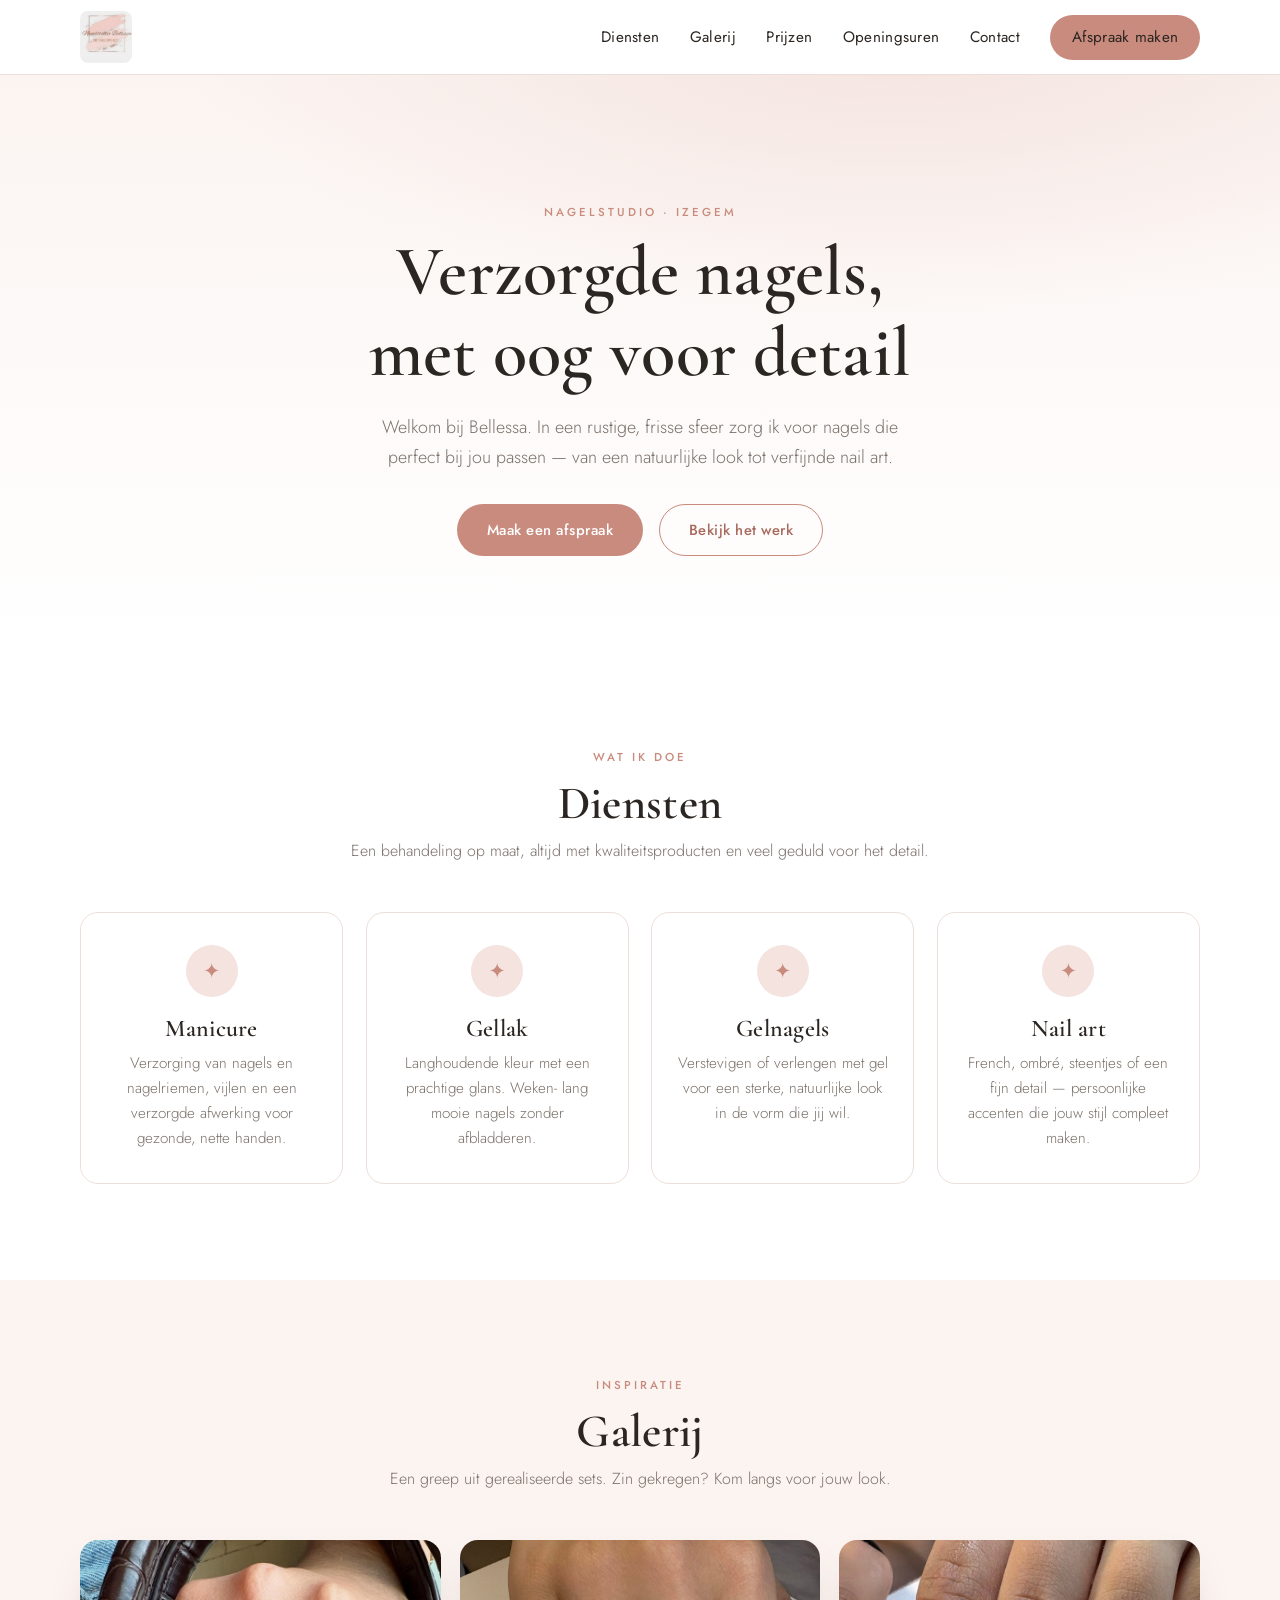
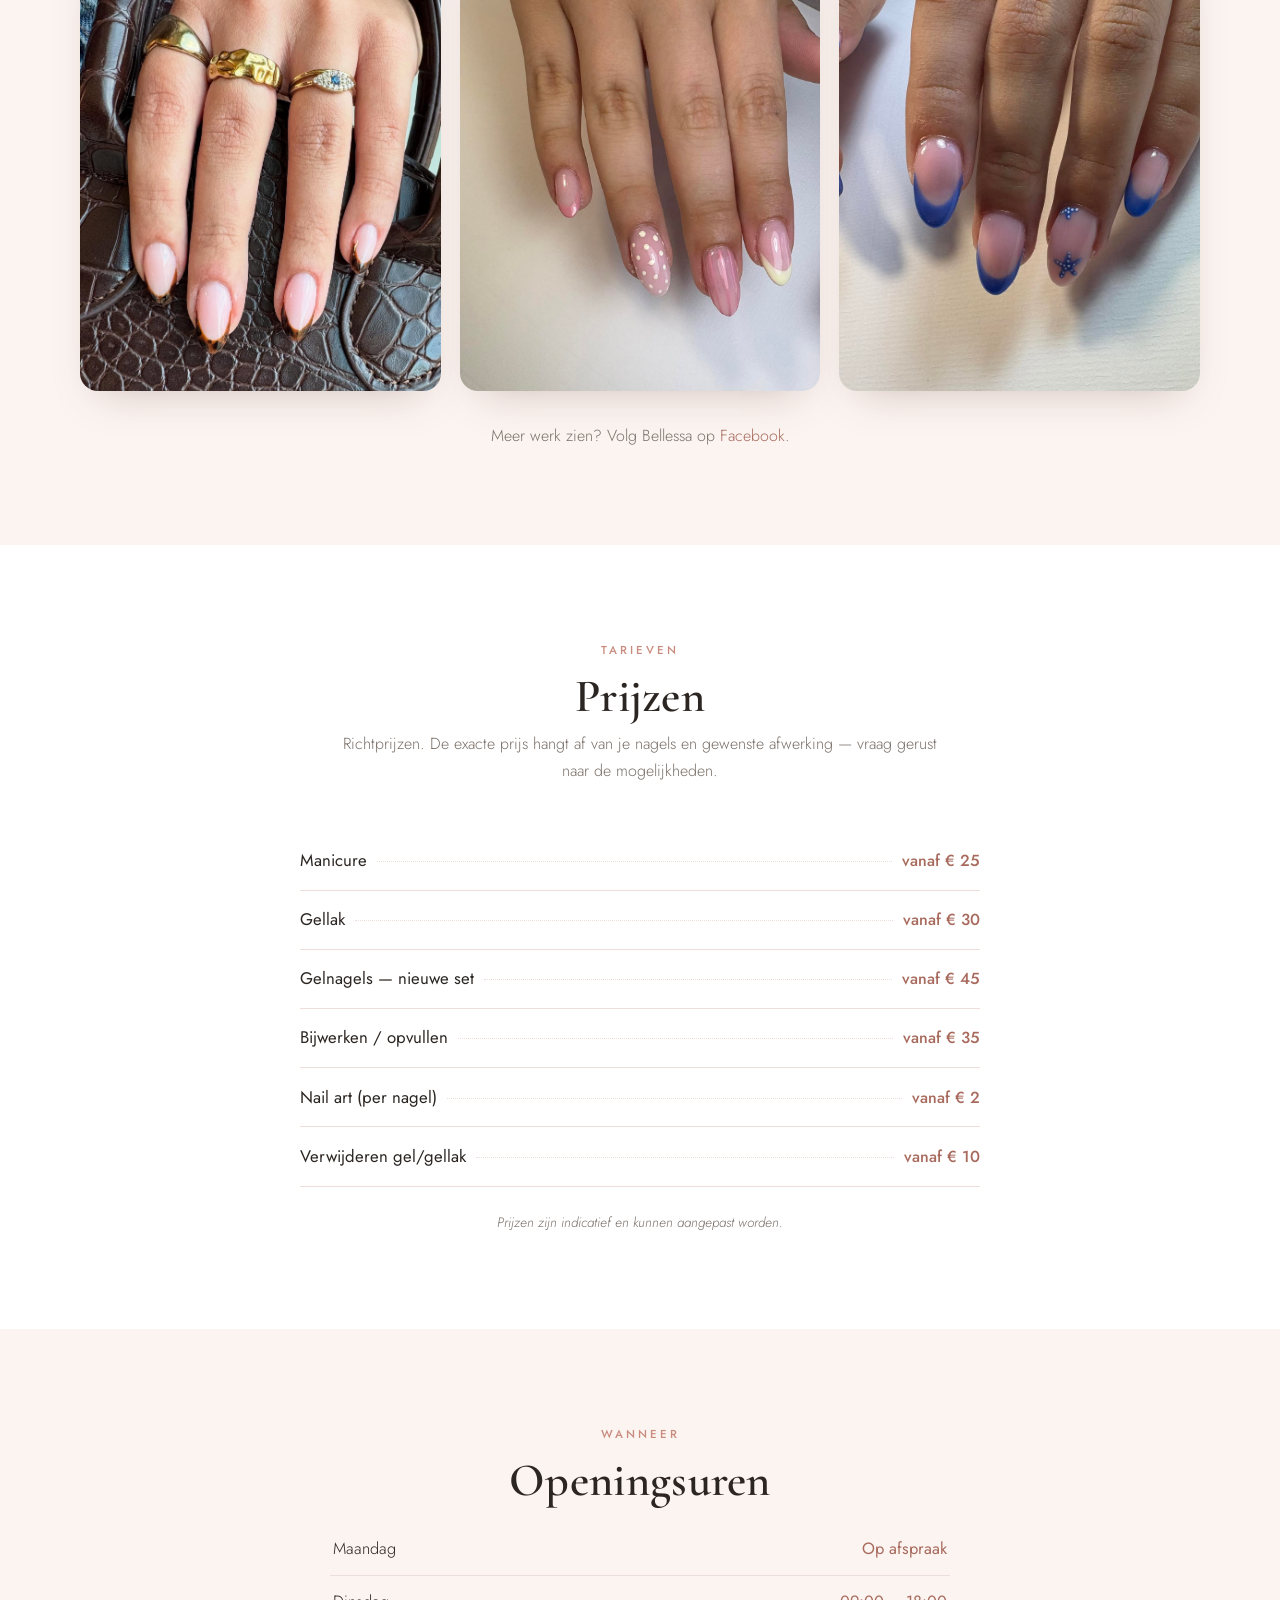
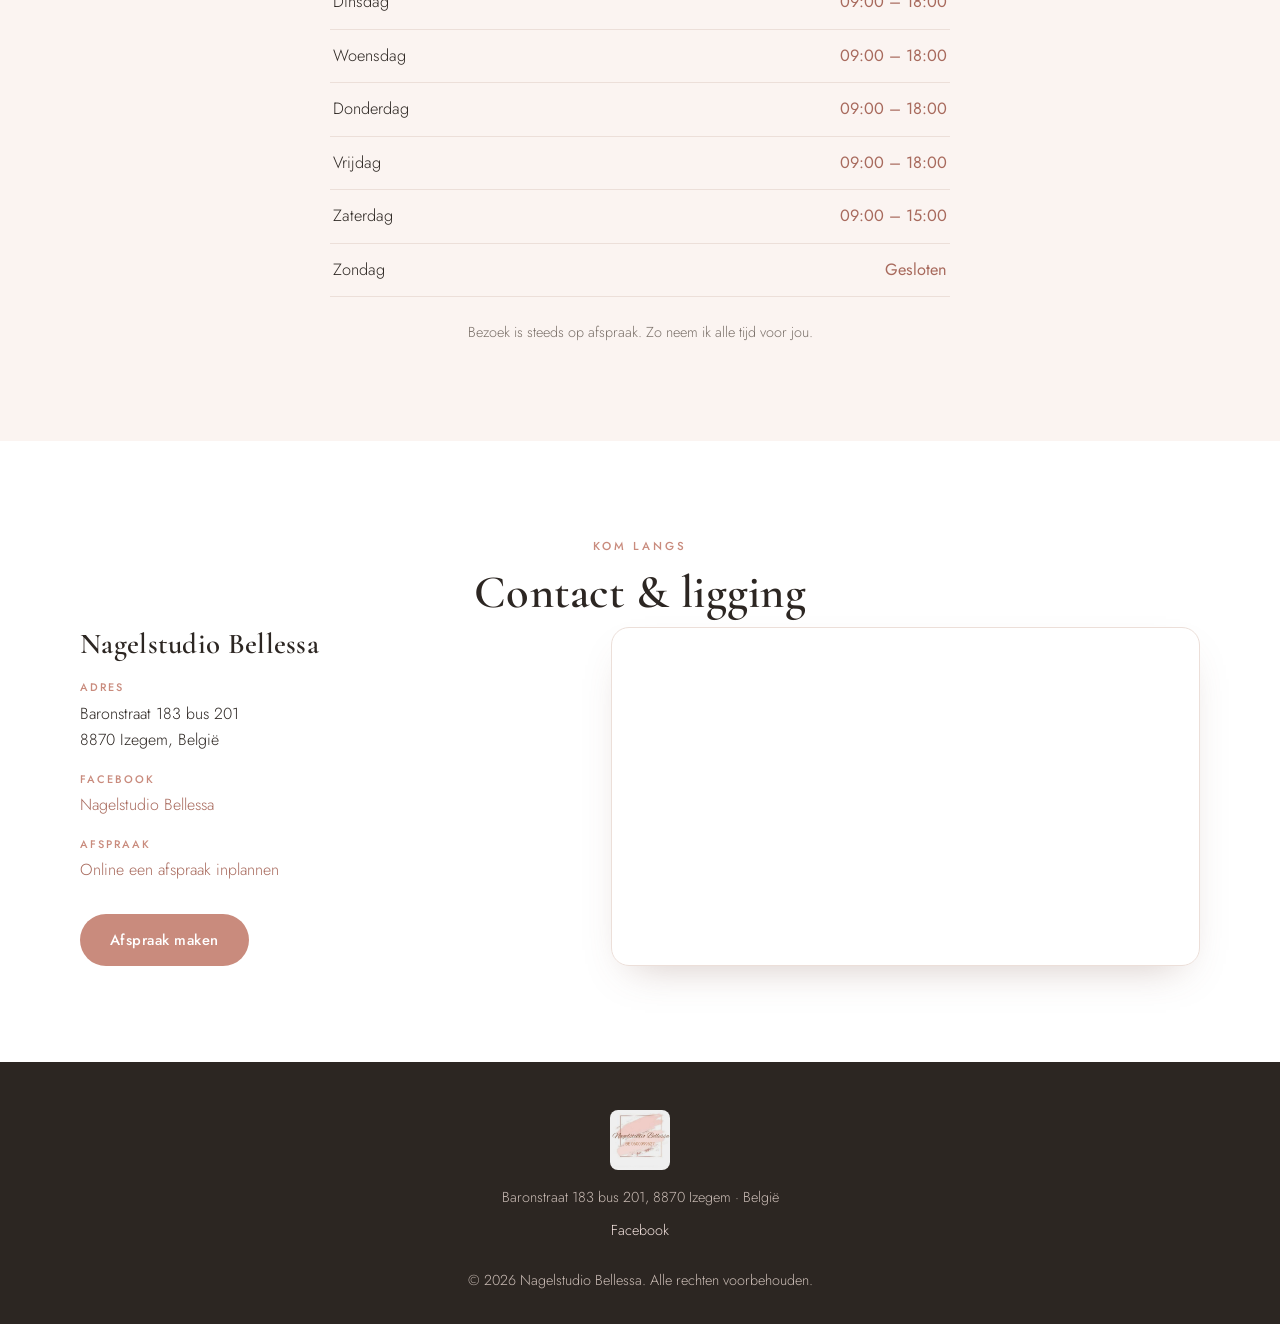
<file: index.html>
<!DOCTYPE html>
<html lang="nl">
<head>
  <meta charset="UTF-8" />
  <meta name="viewport" content="width=device-width, initial-scale=1.0" />
  <title>Nagelstudio Bellessa — Izegem</title>
  <meta name="description" content="Nagelstudio Bellessa in Izegem. Verzorgde, stijlvolle nagels: manicure, gellak, gelnagels en nail art. Boek eenvoudig je afspraak." />
  <link rel="preconnect" href="https://fonts.googleapis.com" />
  <link rel="preconnect" href="https://fonts.gstatic.com" crossorigin />
  <link href="https://fonts.googleapis.com/css2?family=Cormorant+Garamond:wght@500;600&family=Jost:wght@300;400;500;600&display=swap" rel="stylesheet" />
  <link rel="stylesheet" href="styles.css" />
</head>
<body>

  <!-- ======== HEADER / NAV ======== -->
  <header class="site-header" id="top">
    <nav class="nav container">
      <a href="#top" class="brand">
        <img src="assets/logo.jpg" alt="Nagelstudio Bellessa logo" class="brand-logo" />
      </a>
      <button class="nav-toggle" aria-label="Menu openen" aria-expanded="false">
        <span></span><span></span><span></span>
      </button>
      <ul class="nav-links">
        <li><a href="#diensten">Diensten</a></li>
        <li><a href="#galerij">Galerij</a></li>
        <li><a href="#prijzen">Prijzen</a></li>
        <li><a href="#uren">Openingsuren</a></li>
        <li><a href="#contact">Contact</a></li>
        <li><a href="afspraak.html" class="btn btn-nav">Afspraak maken</a></li>
      </ul>
    </nav>
  </header>

  <!-- ======== HERO ======== -->
  <section class="hero">
    <div class="hero-inner container">
      <p class="eyebrow">Nagelstudio · Izegem</p>
      <h1>Verzorgde nagels,<br />met oog voor detail</h1>
      <p class="hero-sub">Welkom bij Bellessa. In een rustige, frisse sfeer zorg ik voor nagels die perfect bij jou passen — van een natuurlijke look tot verfijnde nail art.</p>
      <div class="hero-actions">
        <a href="afspraak.html" class="btn btn-primary">Maak een afspraak</a>
        <a href="#galerij" class="btn btn-ghost">Bekijk het werk</a>
      </div>
    </div>
  </section>

  <!-- ======== DIENSTEN ======== -->
  <section class="section" id="diensten">
    <div class="container">
      <p class="eyebrow center">Wat ik doe</p>
      <h2 class="center">Diensten</h2>
      <p class="section-lead center">Een behandeling op maat, altijd met kwaliteitsproducten en veel geduld voor het detail.</p>
      <div class="cards">
        <article class="card">
          <div class="card-icon">✦</div>
          <h3>Manicure</h3>
          <p>Verzorging van nagels en nagelriemen, vijlen en een verzorgde afwerking voor gezonde, nette handen.</p>
        </article>
        <article class="card">
          <div class="card-icon">✦</div>
          <h3>Gellak</h3>
          <p>Langhoudende kleur met een prachtige glans. Weken- lang mooie nagels zonder afbladderen.</p>
        </article>
        <article class="card">
          <div class="card-icon">✦</div>
          <h3>Gelnagels</h3>
          <p>Verstevigen of verlengen met gel voor een sterke, natuurlijke look in de vorm die jij wil.</p>
        </article>
        <article class="card">
          <div class="card-icon">✦</div>
          <h3>Nail art</h3>
          <p>French, ombré, steentjes of een fijn detail — persoonlijke accenten die jouw stijl compleet maken.</p>
        </article>
      </div>
    </div>
  </section>

  <!-- ======== GALERIJ ======== -->
  <section class="section section-alt" id="galerij">
    <div class="container">
      <p class="eyebrow center">Inspiratie</p>
      <h2 class="center">Galerij</h2>
      <p class="section-lead center">Een greep uit gerealiseerde sets. Zin gekregen? Kom langs voor jouw look.</p>
      <div class="gallery">
        <figure class="gallery-item"><img src="assets/nagel-1.jpg" alt="French nagels met bruine tip" loading="lazy" /></figure>
        <figure class="gallery-item"><img src="assets/nagel-2.jpg" alt="Zachtroze nagels met witte stippen" loading="lazy" /></figure>
        <figure class="gallery-item"><img src="assets/nagel-3.jpg" alt="Blauwe french nagels met zeester" loading="lazy" /></figure>
      </div>
      <p class="center gallery-more">Meer werk zien? Volg Bellessa op <a href="https://www.facebook.com/p/Nagelstudio-Bellessa-100063533382180/" target="_blank" rel="noopener">Facebook</a>.</p>
    </div>
  </section>

  <!-- ======== PRIJZEN ======== -->
  <section class="section" id="prijzen">
    <div class="container">
      <p class="eyebrow center">Tarieven</p>
      <h2 class="center">Prijzen</h2>
      <p class="section-lead center">Richtprijzen. De exacte prijs hangt af van je nagels en gewenste afwerking — vraag gerust naar de mogelijkheden.</p>
      <div class="pricing">
        <div class="price-row"><span class="price-name">Manicure</span><span class="price-dots"></span><span class="price-val">vanaf € 25</span></div>
        <div class="price-row"><span class="price-name">Gellak</span><span class="price-dots"></span><span class="price-val">vanaf € 30</span></div>
        <div class="price-row"><span class="price-name">Gelnagels — nieuwe set</span><span class="price-dots"></span><span class="price-val">vanaf € 45</span></div>
        <div class="price-row"><span class="price-name">Bijwerken / opvullen</span><span class="price-dots"></span><span class="price-val">vanaf € 35</span></div>
        <div class="price-row"><span class="price-name">Nail art (per nagel)</span><span class="price-dots"></span><span class="price-val">vanaf € 2</span></div>
        <div class="price-row"><span class="price-name">Verwijderen gel/gellak</span><span class="price-dots"></span><span class="price-val">vanaf € 10</span></div>
      </div>
      <p class="center price-note">Prijzen zijn indicatief en kunnen aangepast worden.</p>
    </div>
  </section>

  <!-- ======== OPENINGSUREN ======== -->
  <section class="section section-alt" id="uren">
    <div class="container narrow">
      <p class="eyebrow center">Wanneer</p>
      <h2 class="center">Openingsuren</h2>
      <ul class="hours">
        <li><span>Maandag</span><span>Op afspraak</span></li>
        <li><span>Dinsdag</span><span>09:00 – 18:00</span></li>
        <li><span>Woensdag</span><span>09:00 – 18:00</span></li>
        <li><span>Donderdag</span><span>09:00 – 18:00</span></li>
        <li><span>Vrijdag</span><span>09:00 – 18:00</span></li>
        <li><span>Zaterdag</span><span>09:00 – 15:00</span></li>
        <li><span>Zondag</span><span>Gesloten</span></li>
      </ul>
      <p class="center hours-note">Bezoek is steeds op afspraak. Zo neem ik alle tijd voor jou.</p>
    </div>
  </section>

  <!-- ======== CONTACT ======== -->
  <section class="section" id="contact">
    <div class="container">
      <p class="eyebrow center">Kom langs</p>
      <h2 class="center">Contact &amp; ligging</h2>
      <div class="contact-grid">
        <div class="contact-info">
          <h3>Nagelstudio Bellessa</h3>
          <p class="contact-line">
            <span class="contact-label">Adres</span>
            Baronstraat 183 bus 201<br />8870 Izegem, België
          </p>
          <p class="contact-line">
            <span class="contact-label">Facebook</span>
            <a href="https://www.facebook.com/p/Nagelstudio-Bellessa-100063533382180/" target="_blank" rel="noopener">Nagelstudio Bellessa</a>
          </p>
          <p class="contact-line">
            <span class="contact-label">Afspraak</span>
            <a href="afspraak.html">Online een afspraak inplannen</a>
          </p>
          <a href="afspraak.html" class="btn btn-primary contact-cta">Afspraak maken</a>
        </div>
        <div class="contact-map">
          <iframe
            title="Kaart Nagelstudio Bellessa"
            src="https://www.google.com/maps?q=Baronstraat+183,+8870+Izegem,+Belgi%C3%AB&output=embed"
            loading="lazy"
            referrerpolicy="no-referrer-when-downgrade"></iframe>
        </div>
      </div>
    </div>
  </section>

  <!-- ======== FOOTER ======== -->
  <footer class="site-footer">
    <div class="container footer-inner">
      <img src="assets/logo.jpg" alt="Nagelstudio Bellessa" class="footer-logo" />
      <p>Baronstraat 183 bus 201, 8870 Izegem · België</p>
      <p class="footer-social">
        <a href="https://www.facebook.com/p/Nagelstudio-Bellessa-100063533382180/" target="_blank" rel="noopener">Facebook</a>
      </p>
      <p class="footer-copy">© <span id="year"></span> Nagelstudio Bellessa. Alle rechten voorbehouden.</p>
    </div>
  </footer>

  <script>
    // Mobiel menu
    const toggle = document.querySelector('.nav-toggle');
    const links = document.querySelector('.nav-links');
    toggle.addEventListener('click', () => {
      const open = links.classList.toggle('open');
      toggle.setAttribute('aria-expanded', open);
    });
    links.querySelectorAll('a').forEach(a =>
      a.addEventListener('click', () => {
        links.classList.remove('open');
        toggle.setAttribute('aria-expanded', false);
      })
    );
    // Jaartal
    document.getElementById('year').textContent = new Date().getFullYear();
  </script>
</body>
</html>
</file>
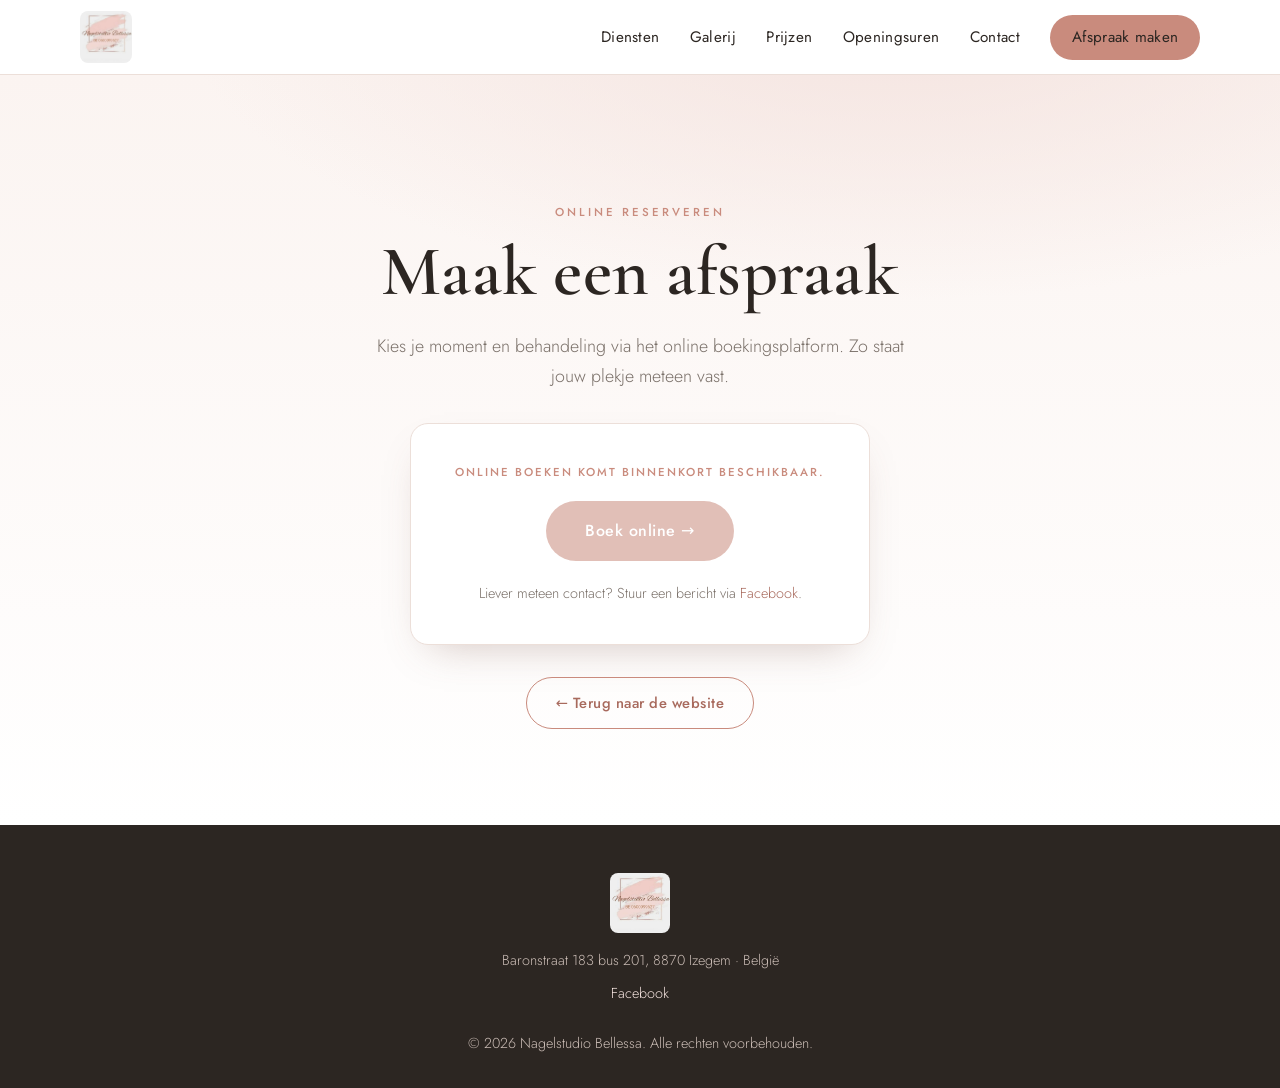
<file: afspraak.html>
<!DOCTYPE html>
<html lang="nl">
<head>
  <meta charset="UTF-8" />
  <meta name="viewport" content="width=device-width, initial-scale=1.0" />
  <title>Afspraak maken — Nagelstudio Bellessa</title>
  <meta name="description" content="Plan online je afspraak bij Nagelstudio Bellessa in Izegem." />
  <link rel="preconnect" href="https://fonts.googleapis.com" />
  <link rel="preconnect" href="https://fonts.gstatic.com" crossorigin />
  <link href="https://fonts.googleapis.com/css2?family=Cormorant+Garamond:wght@500;600&family=Jost:wght@300;400;500;600&display=swap" rel="stylesheet" />
  <link rel="stylesheet" href="styles.css" />
</head>
<body>

  <header class="site-header" id="top">
    <nav class="nav container">
      <a href="index.html" class="brand">
        <img src="assets/logo.jpg" alt="Nagelstudio Bellessa logo" class="brand-logo" />
      </a>
      <button class="nav-toggle" aria-label="Menu openen" aria-expanded="false">
        <span></span><span></span><span></span>
      </button>
      <ul class="nav-links">
        <li><a href="index.html#diensten">Diensten</a></li>
        <li><a href="index.html#galerij">Galerij</a></li>
        <li><a href="index.html#prijzen">Prijzen</a></li>
        <li><a href="index.html#uren">Openingsuren</a></li>
        <li><a href="index.html#contact">Contact</a></li>
        <li><a href="afspraak.html" class="btn btn-nav">Afspraak maken</a></li>
      </ul>
    </nav>
  </header>

  <section class="hero">
    <div class="hero-inner container">
      <p class="eyebrow">Online reserveren</p>
      <h1>Maak een afspraak</h1>
      <p class="hero-sub">Kies je moment en behandeling via het online boekingsplatform. Zo staat jouw plekje meteen vast.</p>

      <!-- ===================================================
           BOEKINGSPLATFORM
           Vervang de '#' in de knop hieronder door de echte
           link van je boekingsplatform (bv. Salonized,
           Treatwell, Planity, Bookedin ...).
           =================================================== -->
      <div class="booking-box">
        <p class="booking-status">Online boeken komt binnenkort beschikbaar.</p>
        <a href="#" class="btn btn-primary btn-lg booking-btn" aria-disabled="true">Boek online →</a>
        <p class="booking-alt">Liever meteen contact? Stuur een bericht via
          <a href="https://www.facebook.com/p/Nagelstudio-Bellessa-100063533382180/" target="_blank" rel="noopener">Facebook</a>.
        </p>
      </div>

      <div class="hero-actions">
        <a href="index.html" class="btn btn-ghost">← Terug naar de website</a>
      </div>
    </div>
  </section>

  <footer class="site-footer">
    <div class="container footer-inner">
      <img src="assets/logo.jpg" alt="Nagelstudio Bellessa" class="footer-logo" />
      <p>Baronstraat 183 bus 201, 8870 Izegem · België</p>
      <p class="footer-social">
        <a href="https://www.facebook.com/p/Nagelstudio-Bellessa-100063533382180/" target="_blank" rel="noopener">Facebook</a>
      </p>
      <p class="footer-copy">© <span id="year"></span> Nagelstudio Bellessa. Alle rechten voorbehouden.</p>
    </div>
  </footer>

  <script>
    const toggle = document.querySelector('.nav-toggle');
    const links = document.querySelector('.nav-links');
    toggle.addEventListener('click', () => {
      const open = links.classList.toggle('open');
      toggle.setAttribute('aria-expanded', open);
    });
    document.getElementById('year').textContent = new Date().getFullYear();
  </script>
</body>
</html>
</file>
<file: styles.css>
/* ===================================================
   Nagelstudio Bellessa — fris & modern
   Wit met zacht rosé / rose-gold accent
   =================================================== */

:root {
  --blush:      #f4e3df;
  --blush-soft: #fbf4f1;
  --rose:       #c98b7d;   /* rose-gold accent */
  --rose-dark:  #a86a5d;
  --ink:        #2c2622;
  --muted:      #7a7069;
  --line:       #ecdfd9;
  --white:      #ffffff;
  --shadow:     0 18px 40px -20px rgba(120, 80, 70, .35);
  --radius:     18px;
  --maxw:       1120px;
}

* { box-sizing: border-box; margin: 0; padding: 0; }

html { scroll-behavior: smooth; }

body {
  font-family: 'Jost', system-ui, sans-serif;
  color: var(--ink);
  background: var(--white);
  line-height: 1.65;
  font-weight: 300;
  -webkit-font-smoothing: antialiased;
}

h1, h2, h3 {
  font-family: 'Cormorant Garamond', Georgia, serif;
  font-weight: 600;
  line-height: 1.15;
  letter-spacing: .3px;
}

a { color: var(--rose-dark); text-decoration: none; transition: color .2s; }
a:hover { color: var(--rose); }

.container { width: 90%; max-width: var(--maxw); margin: 0 auto; }
.container.narrow { max-width: 620px; }
.center { text-align: center; }

.eyebrow {
  text-transform: uppercase;
  letter-spacing: 3px;
  font-size: .72rem;
  font-weight: 500;
  color: var(--rose);
  margin-bottom: .6rem;
}

/* ---------- Header / Nav ---------- */
.site-header {
  position: sticky; top: 0; z-index: 50;
  background: rgba(255,255,255,.9);
  backdrop-filter: blur(10px);
  border-bottom: 1px solid var(--line);
}
.nav {
  display: flex; align-items: center; justify-content: space-between;
  padding: .7rem 0;
}
.brand-logo { height: 52px; width: auto; border-radius: 8px; display: block; }
.nav-links {
  list-style: none; display: flex; align-items: center; gap: 1.9rem;
}
.nav-links a {
  color: var(--ink); font-size: .95rem; font-weight: 400; letter-spacing: .3px;
}
.nav-links a:hover { color: var(--rose); }

.nav-toggle {
  display: none; flex-direction: column; gap: 5px;
  background: none; border: 0; cursor: pointer; padding: 6px;
}
.nav-toggle span {
  width: 24px; height: 2px; background: var(--ink); border-radius: 2px;
  transition: .3s;
}

/* ---------- Buttons ---------- */
.btn {
  display: inline-block; border-radius: 999px;
  padding: .8rem 1.8rem; font-size: .92rem; font-weight: 500;
  letter-spacing: .5px; cursor: pointer; transition: all .25s;
  border: 1.5px solid transparent;
}
.btn-primary { background: var(--rose); color: #fff; }
.btn-primary:hover { background: var(--rose-dark); color: #fff; transform: translateY(-2px); box-shadow: var(--shadow); }
.btn-ghost { border-color: var(--rose); color: var(--rose-dark); }
.btn-ghost:hover { background: var(--blush); color: var(--rose-dark); }
.btn-nav { padding: .55rem 1.3rem; background: var(--rose); color: #fff; }
.btn-nav:hover { background: var(--rose-dark); color: #fff; }

/* ---------- Hero ---------- */
.hero {
  background:
    radial-gradient(1200px 500px at 70% -10%, var(--blush) 0%, transparent 60%),
    linear-gradient(180deg, var(--blush-soft) 0%, #fff 100%);
  padding: clamp(4rem, 12vw, 8rem) 0 clamp(3.5rem, 9vw, 6rem);
  overflow: hidden;
}
.hero-inner { max-width: 780px; text-align: center; }
.hero h1 {
  font-size: clamp(2.6rem, 6.5vw, 4.4rem);
  margin: .3rem 0 1.2rem;
}
.hero-sub {
  font-size: 1.12rem; color: var(--muted); max-width: 560px;
  margin: 0 auto 2rem;
}
.hero-actions { display: flex; gap: 1rem; justify-content: center; flex-wrap: wrap; }

/* ---------- Sections ---------- */
.section { padding: clamp(3.5rem, 8vw, 6rem) 0; }
.section-alt { background: var(--blush-soft); }
.section h2 { font-size: clamp(2rem, 4.5vw, 2.9rem); margin-bottom: .5rem; }
.section-lead { color: var(--muted); max-width: 620px; margin: 0 auto 3rem; }

/* ---------- Diensten cards ---------- */
.cards {
  display: grid; grid-template-columns: repeat(4, 1fr); gap: 1.4rem;
}
.card {
  background: #fff; border: 1px solid var(--line); border-radius: var(--radius);
  padding: 2rem 1.5rem; text-align: center; transition: transform .25s, box-shadow .25s;
}
.card:hover { transform: translateY(-6px); box-shadow: var(--shadow); }
.card-icon {
  width: 52px; height: 52px; margin: 0 auto 1.1rem;
  display: grid; place-items: center; border-radius: 50%;
  background: var(--blush); color: var(--rose); font-size: 1.3rem;
}
.card h3 { font-size: 1.5rem; margin-bottom: .5rem; }
.card p { font-size: .95rem; color: var(--muted); }

/* ---------- Galerij ---------- */
.gallery {
  display: grid; grid-template-columns: repeat(3, 1fr); gap: 1.2rem;
}
.gallery-item {
  overflow: hidden; border-radius: var(--radius); aspect-ratio: 4/5;
  box-shadow: var(--shadow);
}
.gallery-item img {
  width: 100%; height: 100%; object-fit: cover; display: block;
  transition: transform .6s ease;
}
.gallery-item:hover img { transform: scale(1.06); }
.gallery-more { margin-top: 2rem; color: var(--muted); }

/* ---------- Prijzen ---------- */
.pricing { max-width: 680px; margin: 0 auto; }
.price-row {
  display: flex; align-items: baseline; gap: .6rem;
  padding: .95rem 0; border-bottom: 1px solid var(--line);
}
.price-name { font-size: 1.05rem; font-weight: 400; white-space: nowrap; }
.price-dots { flex: 1; border-bottom: 1px dotted var(--line); transform: translateY(-4px); }
.price-val { font-weight: 500; color: var(--rose-dark); white-space: nowrap; }
.price-note { margin-top: 1.5rem; font-size: .85rem; color: var(--muted); font-style: italic; }

/* ---------- Openingsuren ---------- */
.hours { list-style: none; margin: 1rem 0 0; }
.hours li {
  display: flex; justify-content: space-between;
  padding: .8rem .2rem; border-bottom: 1px solid var(--line);
  font-size: 1.02rem;
}
.hours li span:first-child { color: var(--ink); }
.hours li span:last-child { color: var(--rose-dark); font-weight: 400; }
.hours-note { margin-top: 1.5rem; color: var(--muted); font-size: .9rem; }

/* ---------- Contact ---------- */
.contact-grid {
  display: grid; grid-template-columns: 1fr 1.2fr; gap: 2.5rem; align-items: stretch;
}
.contact-info h3 { font-size: 1.8rem; margin-bottom: 1.2rem; }
.contact-line { margin-bottom: 1.1rem; color: var(--ink); }
.contact-label {
  display: block; text-transform: uppercase; letter-spacing: 2px;
  font-size: .68rem; color: var(--rose); margin-bottom: .2rem; font-weight: 500;
}
.contact-cta { margin-top: .8rem; }
.contact-map {
  border-radius: var(--radius); overflow: hidden; min-height: 320px;
  box-shadow: var(--shadow); border: 1px solid var(--line);
}
.contact-map iframe { width: 100%; height: 100%; min-height: 320px; border: 0; display: block; }

/* ---------- Footer ---------- */
.site-footer {
  background: var(--ink); color: #e8ded9; padding: 3rem 0 2rem; text-align: center;
}
.footer-inner { display: grid; gap: .6rem; justify-items: center; }
.footer-logo { height: 60px; border-radius: 8px; margin-bottom: .4rem; }
.footer-social a { color: var(--blush); }
.site-footer p { font-size: .9rem; color: #cbbdb6; }
.footer-copy { margin-top: 1rem; font-size: .78rem; color: #9b8d86; }

/* ---------- Afspraak / booking ---------- */
.booking-box {
  background: #fff; border: 1px solid var(--line); border-radius: var(--radius);
  padding: 2.4rem 2rem; max-width: 460px; margin: 0 auto 2rem;
  box-shadow: var(--shadow);
}
.booking-status {
  text-transform: uppercase; letter-spacing: 2px; font-size: .72rem;
  color: var(--rose); font-weight: 500; margin-bottom: 1.2rem;
}
.btn-lg { padding: 1rem 2.4rem; font-size: 1rem; }
.booking-btn { opacity: .55; pointer-events: none; }
.booking-alt { margin-top: 1.3rem; font-size: .9rem; color: var(--muted); }

/* ---------- Responsive ---------- */
@media (max-width: 900px) {
  .cards { grid-template-columns: repeat(2, 1fr); }
  .contact-grid { grid-template-columns: 1fr; }
}
@media (max-width: 720px) {
  .nav-toggle { display: flex; }
  .nav-links {
    position: absolute; top: 100%; left: 0; right: 0;
    flex-direction: column; align-items: flex-start; gap: 0;
    background: #fff; border-bottom: 1px solid var(--line);
    padding: .5rem 5%; box-shadow: var(--shadow);
    max-height: 0; overflow: hidden; transition: max-height .3s ease;
  }
  .nav-links.open { max-height: 420px; padding: 1rem 5%; }
  .nav-links li { width: 100%; }
  .nav-links a { display: block; padding: .7rem 0; width: 100%; }
  .btn-nav { margin-top: .4rem; }
  .gallery { grid-template-columns: 1fr 1fr; }
}
@media (max-width: 520px) {
  .cards { grid-template-columns: 1fr; }
  .gallery { grid-template-columns: 1fr; }
}
</file>
